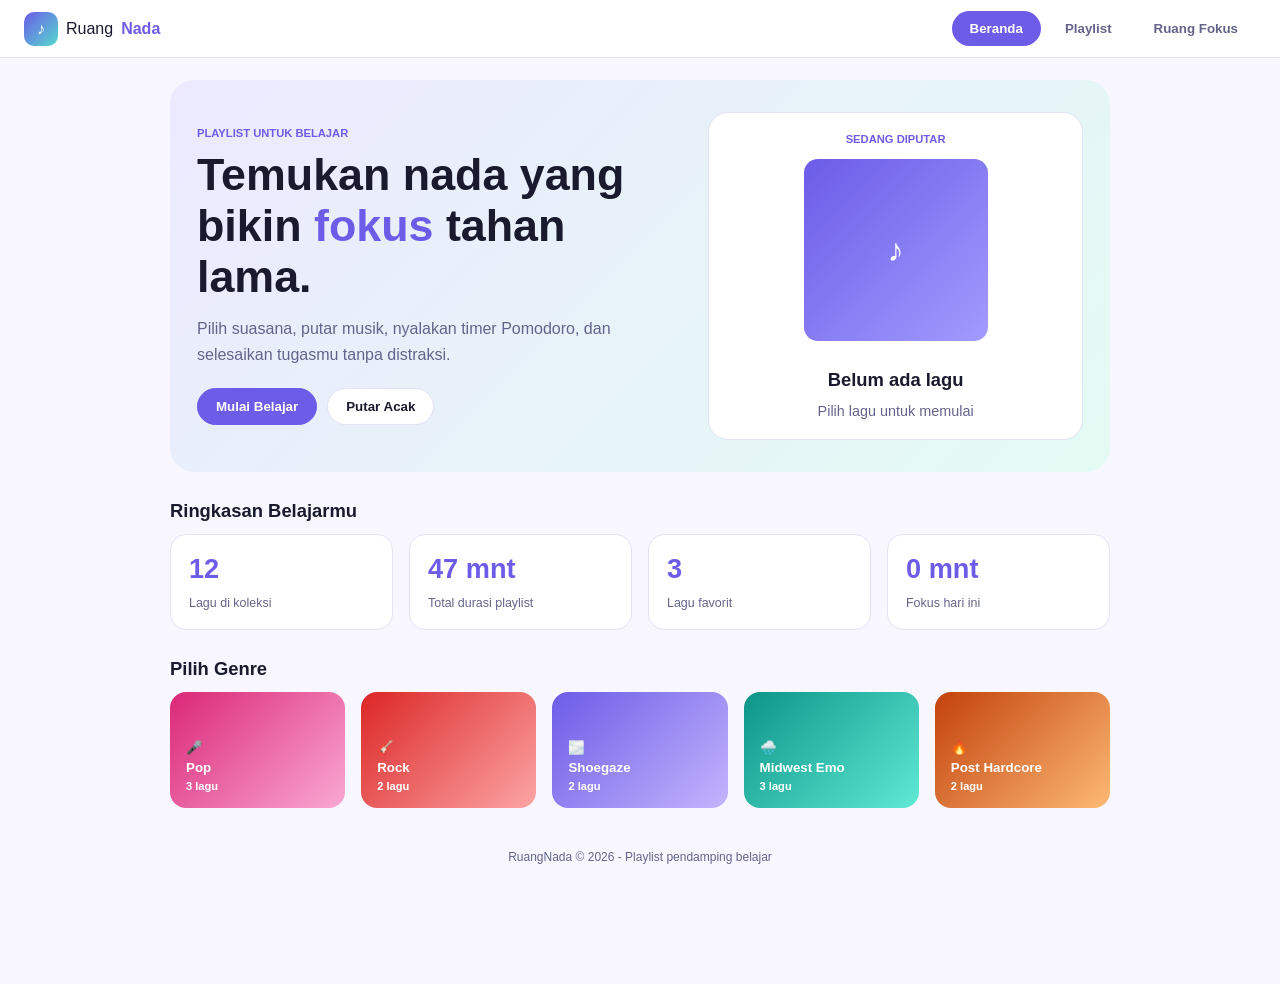
<file: index.html>
<!DOCTYPE html>
<html lang="id">

<head>
    <meta charset="UTF-8">
    <meta name="viewport" content="width=device-width, initial-scale=1.0">
    <title>RuangNada</title>
    <link rel="stylesheet" href="projekpemwebFasih.css">
</head>

<body>

<header class="topbar">

    <a href="#" class="logo" data-page="beranda">
        <span class="logo-icon">♪</span>
        Ruang<b>Nada</b>
    </a>

    <nav aria-label="Navigasi utama">
        <button class="nav-btn active" data-page="beranda">
            Beranda
        </button>

        <button class="nav-btn" data-page="playlist">
            Playlist
        </button>

        <button class="nav-btn" data-page="fokus">
            Ruang Fokus
        </button>
    </nav>

</header>


<main>


    <!-- BERANDA -->
    <section id="beranda" class="page active">

        <article class="hero">

            <div>

                <p class="eyebrow">
                    PLAYLIST UNTUK BELAJAR
                </p>

                <h1>
                    Temukan nada yang bikin
                    <span>fokus</span> tahan lama.
                </h1>

                <p class="description">
                    Pilih suasana, putar musik,
                    nyalakan timer Pomodoro,
                    dan selesaikan tugasmu tanpa distraksi.
                </p>

                <div class="button-row">

                    <button
                        class="btn primary"
                        data-page="fokus">
                        Mulai Belajar
                    </button>

                    <button
                        class="btn"
                        id="btnAcak">
                        Putar Acak
                    </button>

                </div>

            </div>


            <aside class="now-card">

                <p class="eyebrow">
                    SEDANG DIPUTAR
                </p>

                <div
                    class="cover big"
                    id="homeCover">
                    ♪
                </div>

                <h2 id="homeTitle">
                    Belum ada lagu
                </h2>

                <p
                    class="muted"
                    id="homeArtist">
                    Pilih lagu untuk memulai
                </p>

            </aside>

        </article>


        <section>

            <h2>
                Ringkasan Belajarmu
            </h2>

            <div
                class="stats"
                id="stats">
            </div>

        </section>


        <section>

            <h2>
                Pilih Genre
            </h2>

            <div
                class="moods"
                id="moods">
            </div>

        </section>

    </section>

    <!-- PLAYLIST -->
    <section
        id="playlist"
        class="page">

        <h1>
            Koleksi Playlist
        </h1>

        <p class="muted">
            Cari, saring, dan tambahkan lagu
            ke antrean belajarmu.
        </p>


        <form
            class="filters"
            id="filterForm">

            <div class="form-group">

                <label for="search">
                    Cari lagu atau artis
                </label>

                <input
                    type="search"
                    id="search"
                    placeholder="Contoh: Pop, Rock, Shoegaze..."
                    autocomplete="off">

            </div>


            <div class="form-group">

                <label for="sort">
                    Urutkan
                </label>

                <select id="sort">

                    <option value="default">
                        Bawaan
                    </option>

                    <option value="title">
                        Judul (A-Z)
                    </option>

                    <option value="duration">
                        Durasi
                    </option>

                    <option value="favorite">
                        Favorit dulu
                    </option>

                </select>

            </div>

        </form>


        <div
            class="chips"
            id="chips">
        </div>


        <p
            class="muted"
            id="count">
        </p>


        <div
            class="song-grid"
            id="grid">
        </div>

    </section>

    <!-- RUANG FOKUS -->
    <section
        id="fokus"
        class="page">

        <h1>
            Ruang Fokus
        </h1>

        <p class="muted">
            Pemutar, Track Timer, dan daftar tugas
            dalam satu tempat.
        </p>


        <div class="focus-grid">


            <!-- PLAYER -->
            <article class="card player-card">

                <div
                    class="cover extra-large"
                    id="fCover">
                    ♪
                </div>

                <h2 id="fTitle">
                    Belum ada lagu
                </h2>

                <p
                    class="muted"
                    id="fArtist">
                    -
                </p>


                <input
                    type="range"
                    id="seek"
                    min="0"
                    max="100"
                    value="0"
                    aria-label="Posisi lagu">


                <div class="time-row">

                    <span id="fNow">
                        0:00
                    </span>

                    <span id="fDur">
                        0:00
                    </span>

                </div>


                <div class="player-controls">

                    <button
                        class="icon-btn"
                        data-act="prev">
                        |&lt;&lt;
                    </button>

                    <button
                        class="play-btn"
                        data-act="toggle">
                        ▶
                    </button>

                    <button
                        class="icon-btn"
                        data-act="next">
                        &gt;&gt;|
                    </button>

                </div>

            </article>



            <div class="focus-side">

                
                <!-- TRACK TIMER -->
                <article class="card timer-card">

                    <h2>
                        Track Timer
                    </h2>

                    <div class="mode-buttons">

                        <button
                            class="chip active"
                            data-mode="25">
                            Track 25 Menit
                        </button>

                        <button
                            class="chip"
                            data-mode="5">
                            Istirahat 5 Menit
                        </button>

                    </div>


                    <div
                        class="timer"
                        id="timer">
                        25:00
                    </div>


                    <div class="button-row center">

                        <button
                            class="btn primary"
                            id="tStart">
                            Mulai Track
                        </button>

                        <button
                            class="btn"
                            id="tReset">
                            Reset
                        </button>

                    </div>


                    <p class="muted session-info">
                        Track selesai hari ini:
                        <span id="sessions">
                            0
                        </span>
                    </p>

                </article>



                <!-- ANTREAN -->
                <article class="card">

                    <h2>
                        Track List
                    </h2>

                    <ul
                        class="list"
                        id="queue">
                    </ul>

                </article>

                 <!-- TUGAS -->
                <article class="card">

                    <h2>
                        Track Tugas
                    </h2>

                    <form
                        id="todoForm"
                        class="todo-form">

                        <label
                            class="sr-only"
                            for="todoInput">
                            Tugas
                        </label>

                        <input
                            type="text"
                            id="todoInput"
                            placeholder="Tambahkan tugas yang ingin dikerjakan...">

                        <button
                            class="btn primary"
                            type="submit">
                            Tambah
                        </button>

                    </form>


                    <ul
                        class="list"
                        id="todos">
                    </ul>

                </article>

            </div>

        </div>

    </section>

</main>



<!-- MINI PLAYER -->
<aside
    class="mini-player"
    id="mini"
    hidden>

    <div
        class="cover small"
        id="mCover">
        ♪
    </div>


    <div class="mini-info">

        <strong id="mTitle">
            -
        </strong>

        <small id="mArtist">
            -
        </small>

    </div>


    <div class="mini-controls">

        <button data-act="prev">
            |&lt;&lt;
        </button>

        <button
            class="mini-play"
            data-act="toggle">
            ▶
        </button>

        <button data-act="next">
            &gt;&gt;|
        </button>

    </div>

</aside>



<!-- AUDIO PLAYER -->
<audio
    id="audioPlayer"
    preload="metadata">
</audio>



<footer>

    <p>
        RuangNada © 2026 -
        Playlist pendamping belajar
    </p>

</footer>


<script src="ProjekpemwebFasih.js"></script>

</body>
</html>
</file>
<file: projekpemwebFasih.css>
* {
    box-sizing: border-box;
    margin: 0;
    padding: 0;
}

:root {
    --primary: #6c5ce7;
    --dark: #1e1b4b;
    --bg: #f8f7ff;
    --text: #1a1a2e;
    --muted: #64648a;
    --border: #e4e2f5;
}

body {
    font-family: "Segoe UI", Arial, sans-serif;
    background: var(--bg);
    color: var(--text);
    padding-bottom: 100px;
}

.topbar {
    min-height: 58px;
    padding: 10px 24px;
    display: flex;
    justify-content: space-between;
    align-items: center;
    background: #fff;
    border-bottom: 1px solid var(--border);
    position: sticky;
    top: 0;
    z-index: 20;
}

.logo {
    display: flex;
    align-items: center;
    gap: 8px;
    color: var(--text);
    text-decoration: none;
}

.logo b,
.eyebrow {
    color: var(--primary);
}

.logo-icon {
    width: 34px;
    height: 34px;
    display: grid;
    place-items: center;
    border-radius: 10px;
    background: linear-gradient(135deg, #6c5ce7, #55d9cf);
    color: white;
}

nav {
    display: flex;
    gap: 6px;
}

.nav-btn,
.btn,
.chip {
    border: 1px solid var(--border);
    background: #fff;
    color: var(--text);
    padding: 10px 18px;
    border-radius: 999px;
    font-weight: 600;
    cursor: pointer;
}

.nav-btn {
    border: 0;
    background: transparent;
    color: var(--muted);
}

.nav-btn.active,
.btn.primary,
.chip.active {
    background: var(--primary);
    color: #fff;
    border-color: var(--primary);
}

main {
    width: min(940px, calc(100% - 32px));
    margin: auto;
    padding: 22px 0;
}

.page {
    display: none;
}

.page.active {
    display: block;
}

h1 {
    font-size: clamp(1.8rem, 5vw, 2.8rem);
}

h2 {
    font-size: 1.15rem;
    margin: 28px 0 12px;
}

.muted {
    color: var(--muted);
    font-size: 0.9rem;
}

.eyebrow {
    font-size: 0.7rem;
    font-weight: 700;
}

.description {
    color: var(--muted);
    line-height: 1.6;
    margin: 14px 0 20px;
}

.button-row {
    display: flex;
    gap: 10px;
    flex-wrap: wrap;
}

.hero {
    display: grid;
    grid-template-columns: 1.3fr 1fr;
    gap: 24px;
    padding: 32px 27px;
    border-radius: 24px;
    background: linear-gradient(135deg, #ece9ff, #e3fbf3);
    align-items: center;
}

.hero h1 {
    margin-top: 10px;
}

.hero h1 span {
    color: var(--primary);
}

.now-card,
.card {
    background: #fff;
    border: 1px solid var(--border);
    border-radius: 20px;
    padding: 20px;
    text-align: center;
}

.cover {
    display: grid;
    place-items: center;
    color: white;
    border-radius: 14px;
    font-size: 2rem;
}

.cover.big {
    width: 184px;
    height: 182px;
    margin: 14px auto;
    background: linear-gradient(135deg, #6c5ce7, #a29bfe);
}

.cover.extra-large {
    width: min(234px, 70%);
    aspect-ratio: 1;
    margin: 0 auto 14px;
    background: linear-gradient(135deg, #2cc8bc, #5eead4);
    font-size: 4rem;
}

.cover.small {
    width: 40px;
    height: 40px;
    background: linear-gradient(135deg, #6c5ce7, #a29bfe);
    font-size: 1rem;
}

.stats {
    display: grid;
    grid-template-columns: repeat(4, 1fr);
    gap: 16px;
}

.stat {
    padding: 18px;
    background: #fff;
    border: 1px solid var(--border);
    border-radius: 16px;
}

.stat b {
    display: block;
    color: var(--primary);
    font-size: 1.7rem;
    margin-bottom: 8px;
}

.stat span {
    color: var(--muted);
    font-size: 0.78rem;
}

.moods {
    display: grid;
    grid-template-columns: repeat(5, 1fr);
    gap: 16px;
}

.mood {
    min-height: 116px;
    padding: 16px;
    border: 0;
    border-radius: 16px;
    color: white;
    text-align: left;
    display: flex;
    flex-direction: column;
    justify-content: flex-end;
    gap: 5px;
    font-weight: 700;
    cursor: pointer;
}

.filters {
    display: grid;
    grid-template-columns: 2fr 1fr;
    gap: 16px;
    margin: 18px 0 14px;
}

.form-group label {
    display: block;
    margin-bottom: 6px;
    color: var(--muted);
    font-size: 0.75rem;
}

.form-group input,
.form-group select,
.todo-form input {
    width: 100%;
    padding: 11px 14px;
    border: 1px solid var(--border);
    border-radius: 10px;
    background: white;
}

.chips {
    display: flex;
    gap: 8px;
    flex-wrap: wrap;
    margin-bottom: 12px;
}


.song-grid {
    display: grid;
    grid-template-columns: repeat(4, 1fr);
    gap: 16px;
}

.song {
    padding: 12px;
    background: white;
    border: 1px solid var(--border);
    border-radius: 15px;
}

.song-cover {
    height: 92px;
    margin-bottom: 10px;
}

.song h2 {
    margin: 0 0 4px;
    font-size: 0.9rem;
}

.song small {
    display: block;
    min-height: 32px;
    color: var(--muted);
    font-size: 0.7rem;
}

.song-actions {
    display: flex;
    gap: 8px;
}

.song-actions .btn {
    flex: 1;
    padding: 8px 12px;
    font-size: 0.75rem;
}

.focus-grid {
    display: grid;
    grid-template-columns: 1fr 1fr;
    gap: 16px;
    margin-top: 18px;
}

.focus-side {
    display: grid;
    gap: 16px;
}

.player-card h2 {
    margin: 0;
}

.player-card input[type="range"] {
    width: 100%;
    accent-color: var(--primary);
}

.time-row {
    display: flex;
    justify-content: space-between;
    color: var(--muted);
    font-size: 0.7rem;
}

.player-controls {
    display: flex;
    justify-content: center;
    align-items: center;
    gap: 18px;
    margin: 14px 0;
}

.icon-btn,
.mini-controls button {
    border: 0;
    background: transparent;
    color: inherit;
    cursor: pointer;
}

.play-btn,
.mini-play {
    width: 48px;
    height: 48px;
    border: 0;
    border-radius: 50%;
    background: var(--primary);
    color: white;
    cursor: pointer;
}

.ambient {
    display: flex;
    justify-content: center;
    gap: 8px;
    padding-top: 12px;
    border-top: 1px solid var(--border);
    font-size: 0.78rem;
}

.ambient input {
    width: auto;
}

.timer-card h2 {
    margin-top: 0;
}

.mode-buttons {
    display: flex;
    justify-content: center;
    gap: 6px;
}

.timer {
    margin: 20px 0;
    font-size: 3.6rem;
    font-weight: 800;
}

.center {
    justify-content: center;
}

.session-info {
    margin-top: 16px;
}

.list {
    display: grid;
    gap: 8px;
    list-style: none;
    text-align: left;
}

.list li {
    display: flex;
    align-items: center;
    gap: 10px;
    padding: 6px 0;
}

.list .grow {
    flex: 1;
}

.todo-form {
    display: flex;
    gap: 8px;
}

.todo-form input {
    flex: 1;
}


.mini-player {
    position: fixed;
    left: 50%;
    bottom: 16px;
    transform: translateX(-50%);
    z-index: 30;
    width: min(600px, 94vw);
    padding: 9px 14px;
    display: flex;
    align-items: center;
    gap: 10px;
    border-radius: 22px;
    background: var(--dark);
    color: white;
}

.mini-player[hidden] {
    display: none;
}

.mini-info {
    flex: 1;
    display: flex;
    flex-direction: column;
    min-width: 0;
}

.mini-info small {
    color: #a29bfe;
    font-size: 0.7rem;
}

footer {
    text-align: center;
    padding: 20px;
    color: var(--muted);
    font-size: 0.75rem;
}

.sr-only {
    position: absolute;
    width: 1px;
    height: 1px;
    overflow: hidden;
    clip: rect(0, 0, 0, 0);
}


/* =========================
   TABLET
   ========================= */

@media (max-width: 800px) {

    .hero,
    .focus-grid {
        grid-template-columns: 1fr;
    }

    .stats {
        grid-template-columns: repeat(2, 1fr);
    }

    .moods {
        grid-template-columns: repeat(3, 1fr);
    }

    .song-grid {
        grid-template-columns: repeat(2, 1fr);
    }
}

/* =========================
   MOBILE
   ========================= */

@media (max-width: 520px) {

    .topbar {
        padding: 10px 12px;
    }

    .nav-btn {
        padding: 8px 9px;
        font-size: 0.72rem;
    }

    main {
        width: calc(100% - 24px);
    }

    .hero {
        padding: 20px;
    }

    .hero h1 {
        font-size: 1.8rem;
    }

    .cover.big {
        width: 166px;
        height: 92px;
    }

    .stats {
        gap: 10px;
    }

    .stat {
        padding: 12px;
    }

    .stat b {
        font-size: 1.25rem;
    }

    .moods {
        grid-template-columns: repeat(2, 1fr);
        gap: 10px;
    }

    .mood {
        min-height: 60px;
        padding: 12px;
        font-size: 0.75rem;
    }

    .mood small,
    .mood-icon {
        display: none;
    }

    .filters {
        grid-template-columns: 1fr;
    }

    .song-grid {
        gap: 10px;
    }

    .song-cover {
        height: 65px;
    }

    .song {
        padding: 10px;
    }

    .song h2 {
        font-size: 0.75rem;
    }

    .song small {
        font-size: 0.62rem;
    }

    .cover.extra-large {
        width: 190px;
    }

    .timer {
        font-size: 3rem;
    }

    .mini-player {
        width: calc(100% - 24px);
        bottom: 10px;
    }

    .mini-controls button:not(.mini-play) {
        display: none;
    }
}
</file>
